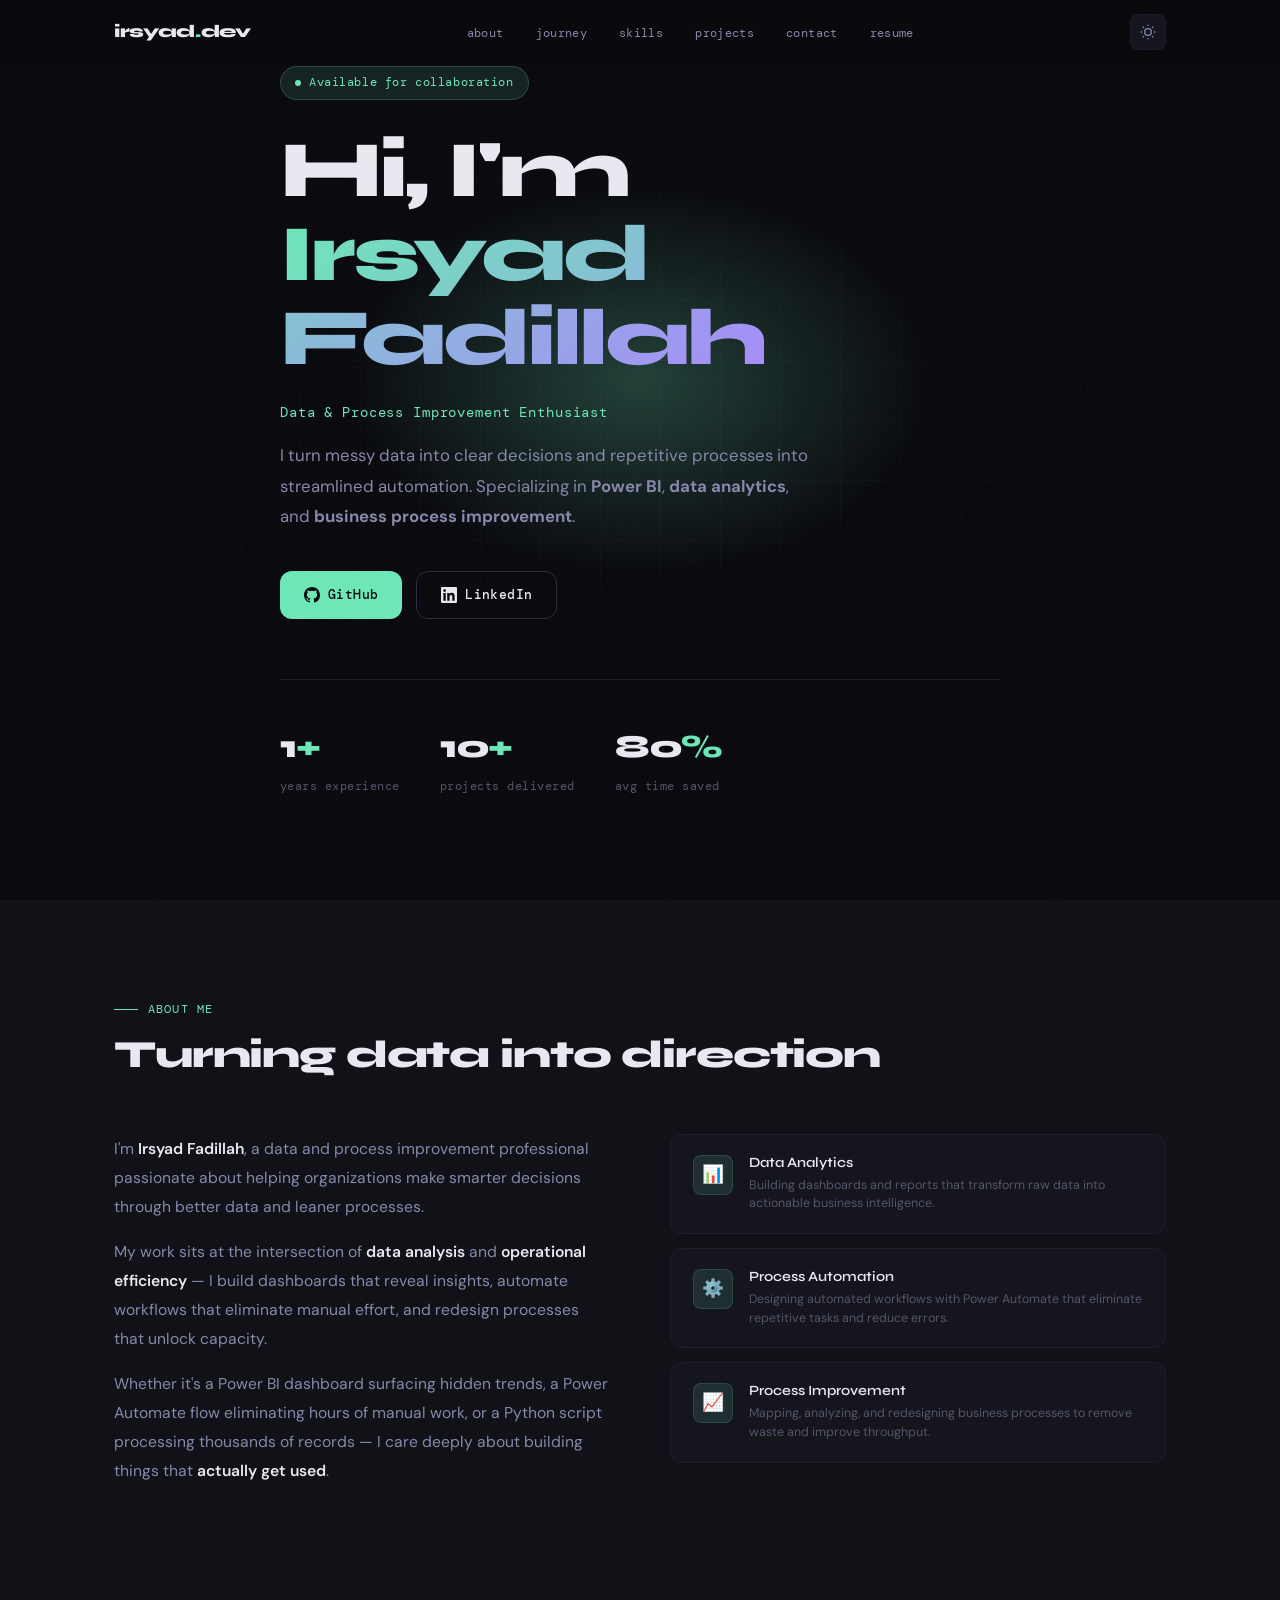
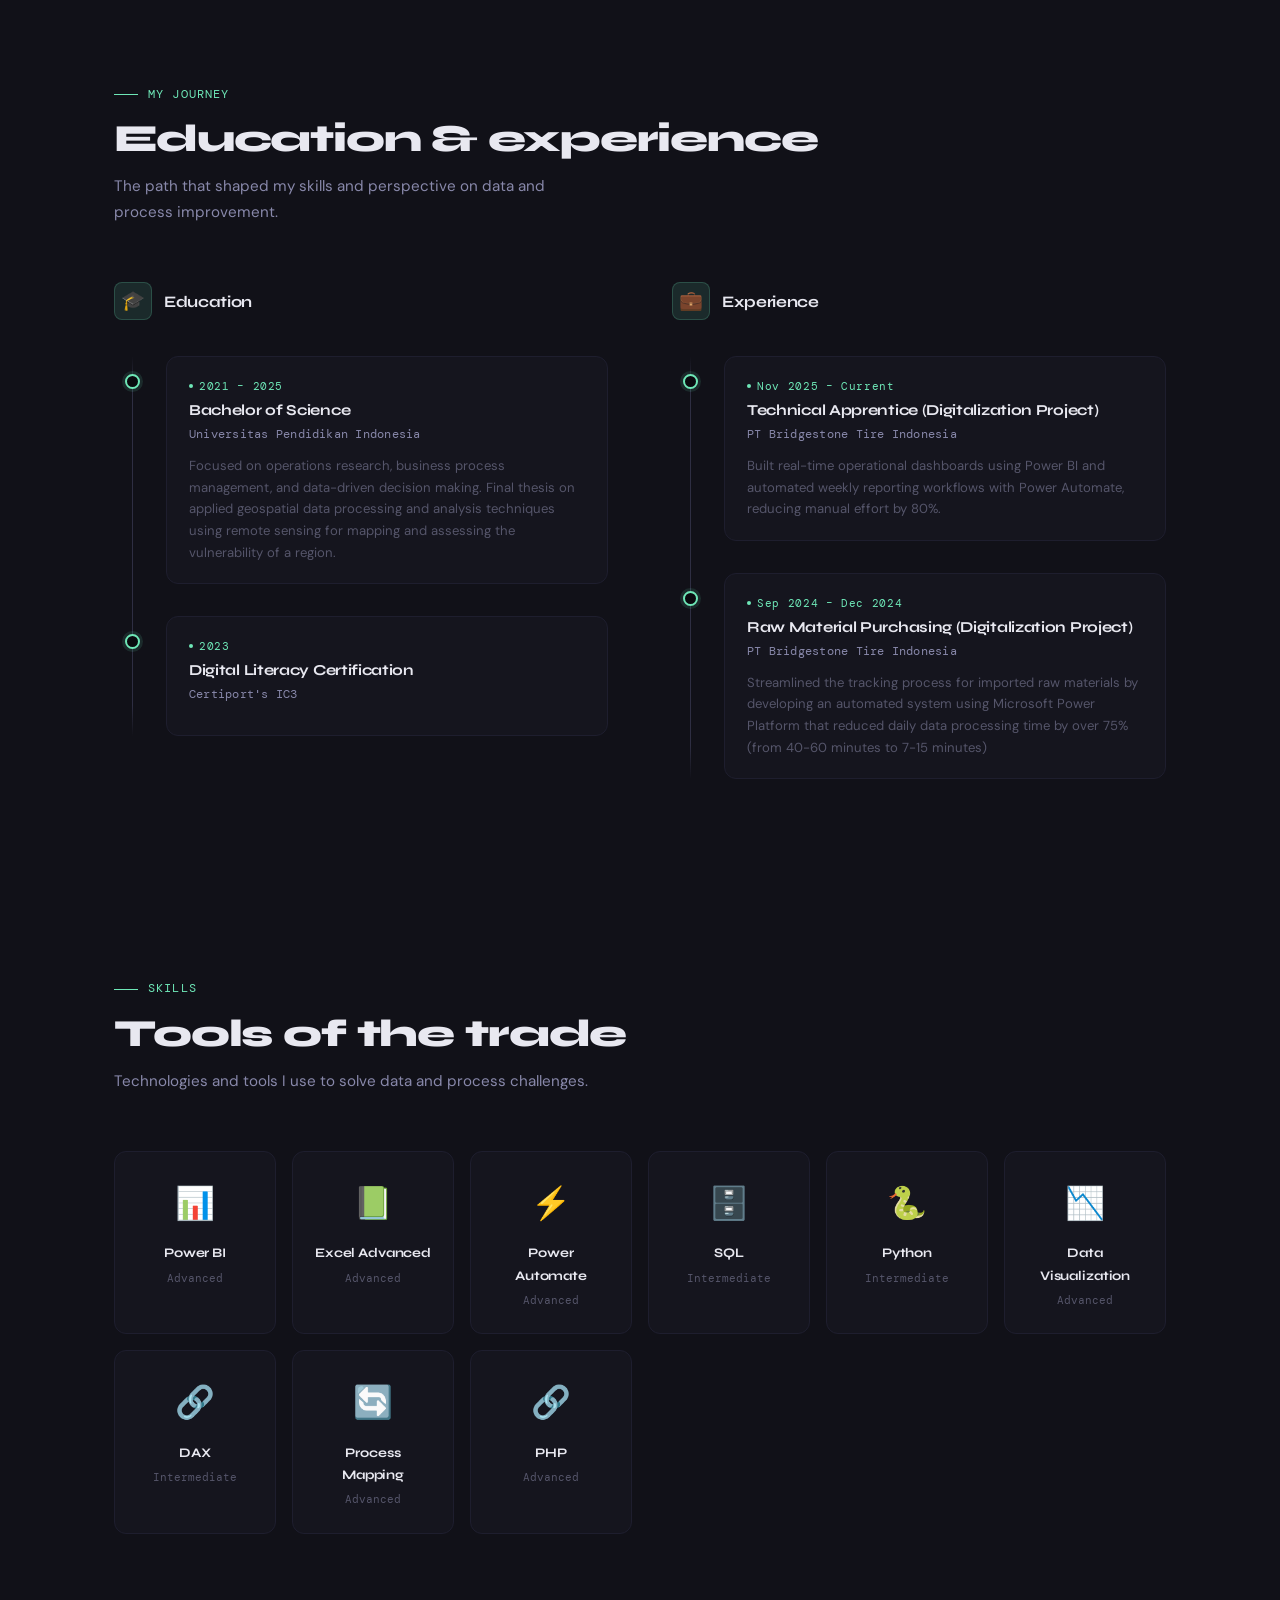
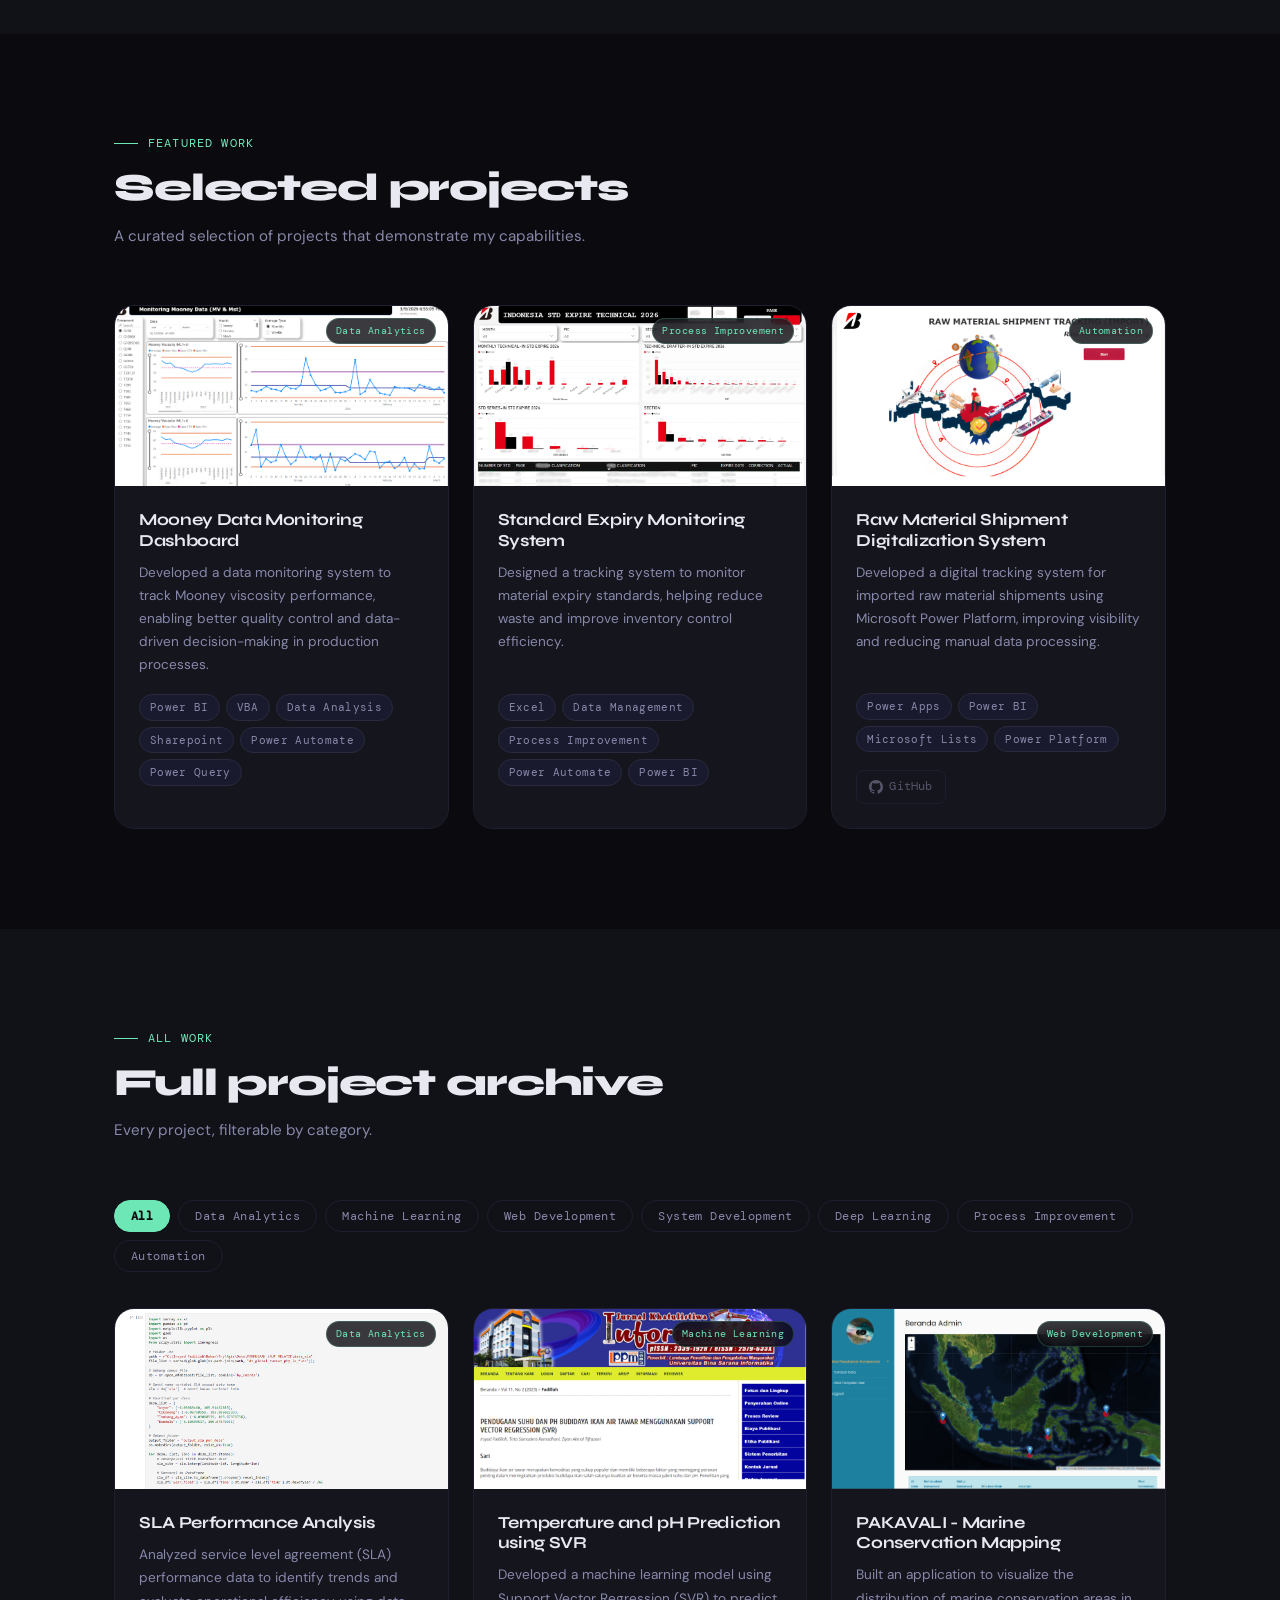
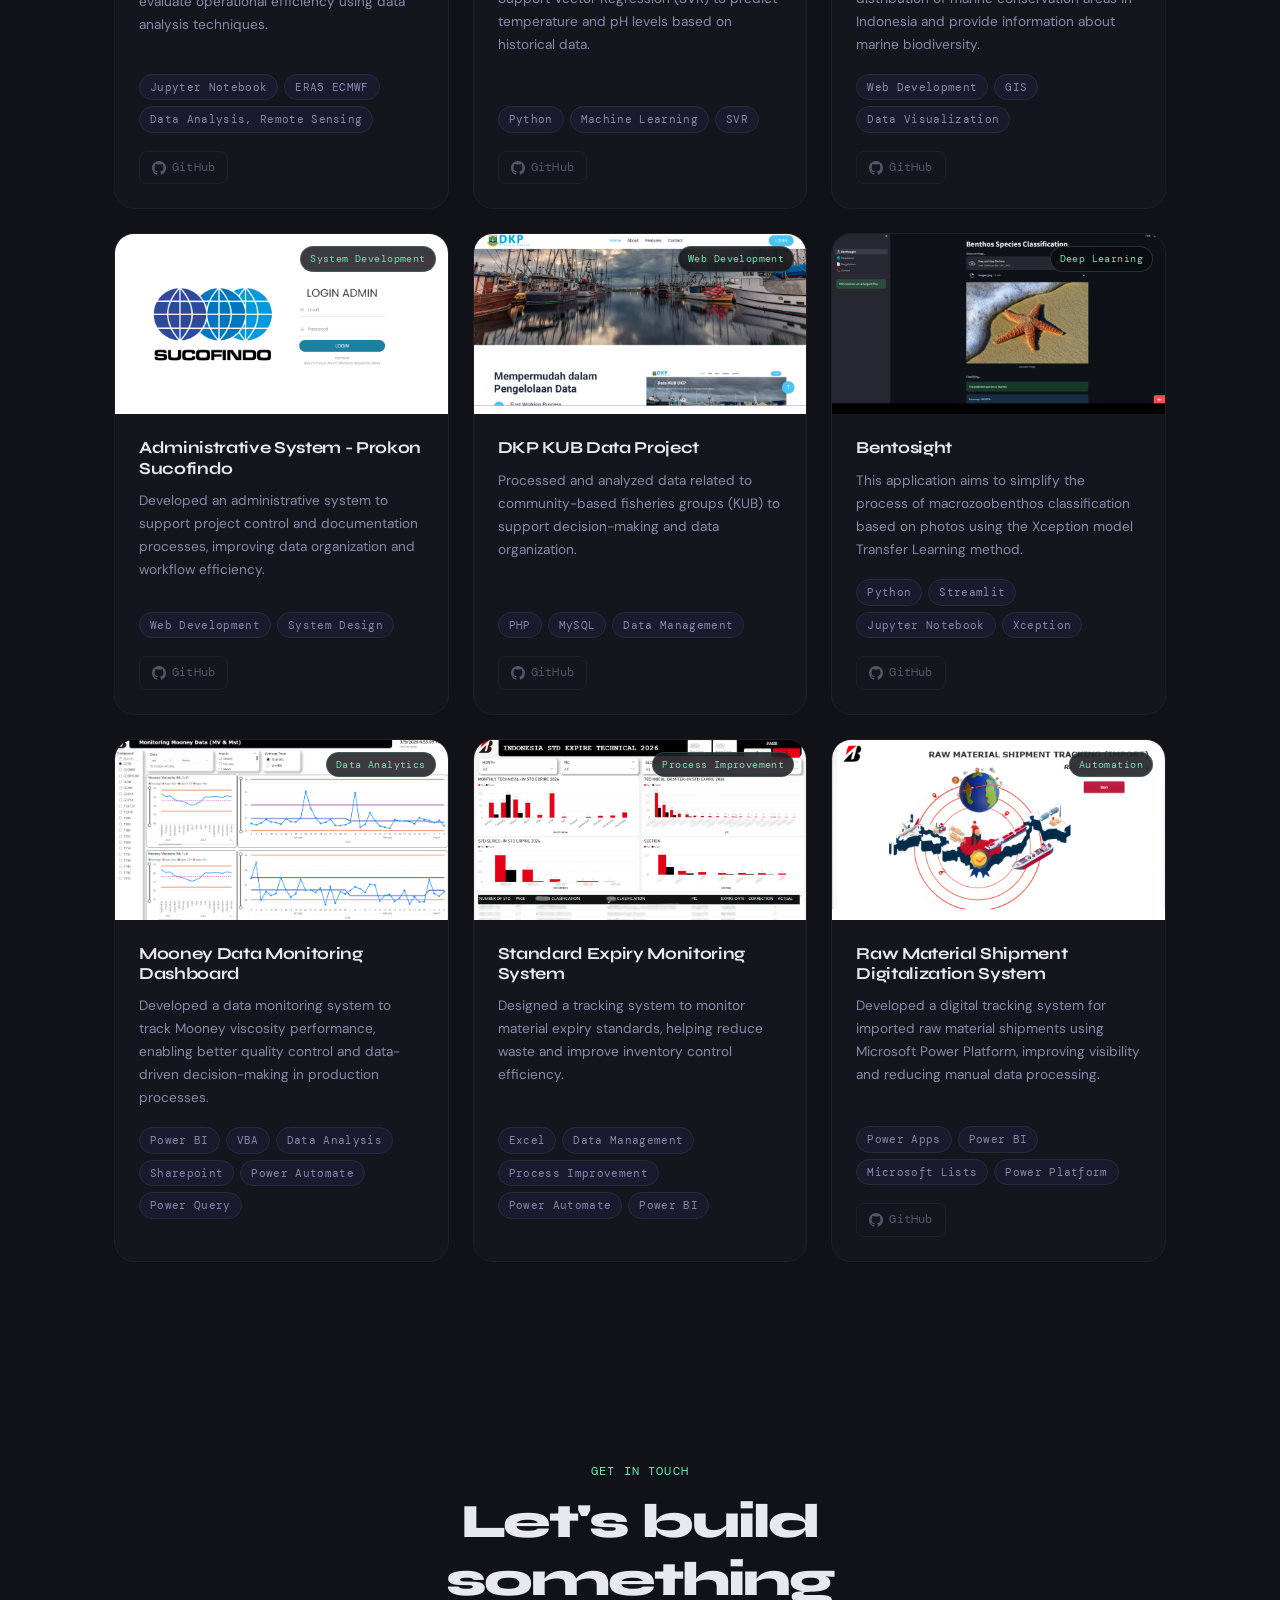
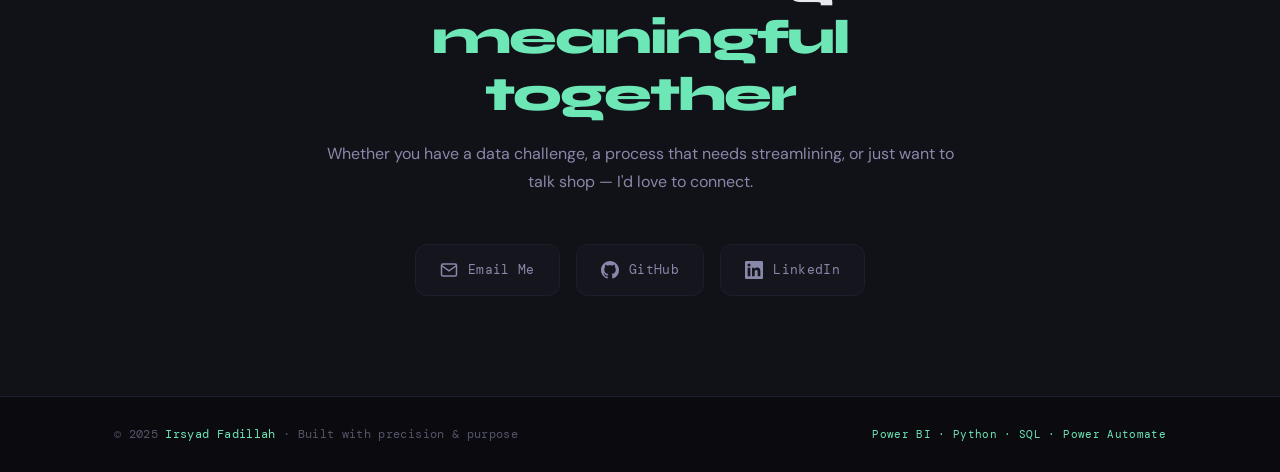
<file: index.html>
<!DOCTYPE html>
<html lang="en" data-theme="dark">
<head>
  <meta charset="UTF-8">
  <meta name="viewport" content="width=device-width, initial-scale=1.0">
  <title>Irsyad Fadillah — Data & Process Improvement</title>
  <meta name="description" content="Portfolio of Irsyad Fadillah — Data Analytics, Power BI, Automation & Process Improvement professional.">
  <script src="scripts/theme.js"></script>
  <link rel="stylesheet" href="styles/style.css">
</head>
<body>

  <!-- ===== NAV ===== -->
  <nav>
    <div class="container nav-inner">
      <a href="#hero" class="nav-logo">irsyad<span>.</span>dev</a>
      <ul class="nav-links">
        <li><a href="#about">about</a></li>
        <li><a href="#journey">journey</a></li>
        <li><a href="#skills">skills</a></li>
        <li><a href="#featured">projects</a></li>
        <li><a href="#contact">contact</a></li>
        <li><a href="{data,styles,scripts,images}/Irsyad FadillahCV.pdf" target="_blank">resume</a></li>
      </ul>
      <div class="nav-right">
        <button id="themeToggle" class="theme-toggle" title="Toggle theme">
          <svg width="16" height="16" viewBox="0 0 24 24" fill="none" stroke="currentColor" stroke-width="2"><circle cx="12" cy="12" r="5"/><path d="M12 1v2M12 21v2M4.22 4.22l1.42 1.42M18.36 18.36l1.42 1.42M1 12h2M21 12h2M4.22 19.78l1.42-1.42M18.36 5.64l1.42-1.42"/></svg>
        </button>
        <button id="hamburger" class="hamburger" aria-label="Menu">
          <span></span><span></span><span></span>
        </button>
      </div>
    </div>
  </nav>

  <!-- Mobile Menu -->
  <div id="mobileMenu" class="mobile-menu">
    <a href="#about">about</a>
    <a href="#journey">journey</a>
    <a href="#skills">skills</a>
    <a href="#featured">featured projects</a>
    <a href="#projects">all projects</a>
    <a href="#contact">contact</a>
    <a href="{data,styles,scripts,images}/Irsyad FadillahCV.pdf" target="_blank">resume</a>
  </div>

  <!-- ===== HERO ===== -->
  <section id="hero">
    <div class="hero-grid-bg"></div>
    <div class="hero-glow"></div>
    <div class="container">
      <div class="hero-content">
        <div class="hero-badge">Available for collaboration</div>
        <h1 class="hero-title">
          Hi, I'm<br>
          <span class="name-highlight">Irsyad Fadillah</span>
        </h1>
        <p class="hero-tagline mono" id="typedText">Data &amp; Process Improvement Enthusiast</p>
        <p class="hero-desc">
          I turn messy data into clear decisions and repetitive processes into streamlined automation.
          Specializing in <strong>Power BI</strong>, <strong>data analytics</strong>, and <strong>business process improvement</strong>.
        </p>
        <div class="hero-actions">
          <a href="https://github.com/irsyadfadillah" target="_blank" rel="noopener" class="btn btn-primary">
            <svg width="16" height="16" viewBox="0 0 24 24" fill="currentColor"><path d="M12 0C5.37 0 0 5.37 0 12c0 5.31 3.435 9.795 8.205 11.385.6.105.825-.255.825-.57 0-.285-.015-1.23-.015-2.235-3.015.555-3.795-.735-4.035-1.41-.135-.345-.72-1.41-1.23-1.695-.42-.225-1.02-.78-.015-.795.945-.015 1.62.87 1.845 1.23 1.08 1.815 2.805 1.305 3.495.99.105-.78.42-1.305.765-1.605-2.67-.3-5.46-1.335-5.46-5.925 0-1.305.465-2.385 1.23-3.225-.12-.3-.54-1.53.12-3.18 0 0 1.005-.315 3.3 1.23.96-.27 1.98-.405 3-.405s2.04.135 3 .405c2.295-1.56 3.3-1.23 3.3-1.23.66 1.65.24 2.88.12 3.18.765.84 1.23 1.905 1.23 3.225 0 4.605-2.805 5.625-5.475 5.925.435.375.81 1.095.81 2.22 0 1.605-.015 2.895-.015 3.3 0 .315.225.69.825.57A12.02 12.02 0 0 0 24 12c0-6.63-5.37-12-12-12z"/></svg>
            GitHub
          </a>
          <a href="https://www.linkedin.com/in/irsyad-fadillah/" target="_blank" rel="noopener" class="btn btn-outline">
            <svg width="16" height="16" viewBox="0 0 24 24" fill="currentColor"><path d="M20.447 20.452h-3.554v-5.569c0-1.328-.027-3.037-1.852-3.037-1.853 0-2.136 1.445-2.136 2.939v5.667H9.351V9h3.414v1.561h.046c.477-.9 1.637-1.85 3.37-1.85 3.601 0 4.267 2.37 4.267 5.455v6.286zM5.337 7.433a2.062 2.062 0 0 1-2.063-2.065 2.064 2.064 0 1 1 2.063 2.065zm1.782 13.019H3.555V9h3.564v11.452zM22.225 0H1.771C.792 0 0 .774 0 1.729v20.542C0 23.227.792 24 1.771 24h20.451C23.2 24 24 23.227 24 22.271V1.729C24 .774 23.2 0 22.222 0h.003z"/></svg>
            LinkedIn
          </a>
        </div>
        <div class="hero-stats">
          <div class="stat-item">
            <div class="stat-num">1<span>+</span></div>
            <div class="stat-label">years experience</div>
          </div>
          <div class="stat-item">
            <div class="stat-num">10<span>+</span></div>
            <div class="stat-label">projects delivered</div>
          </div>
          <div class="stat-item">
            <div class="stat-num">80<span>%</span></div>
            <div class="stat-label">avg time saved</div>
          </div>
        </div>
      </div>
    </div>
  </section>

  <!-- ===== ABOUT ===== -->
  <section id="about">
    <div class="container">
      <div class="section-header reveal">
        <div class="section-tag">about me</div>
        <h2 class="section-title">Turning data into direction</h2>
      </div>
      <div class="about-grid">
        <div class="about-text reveal">
          <p>
            I'm <strong>Irsyad Fadillah</strong>, a data and process improvement professional passionate about helping organizations make smarter decisions through better data and leaner processes.
          </p>
          <p>
            My work sits at the intersection of <strong>data analysis</strong> and <strong>operational efficiency</strong> — I build dashboards that reveal insights, automate workflows that eliminate manual effort, and redesign processes that unlock capacity.
          </p>
          <p>
            Whether it's a Power BI dashboard surfacing hidden trends, a Power Automate flow eliminating hours of manual work, or a Python script processing thousands of records — I care deeply about building things that <strong>actually get used</strong>.
          </p>
        </div>
        <div class="about-cards">
          <div class="about-card reveal reveal-delay-1">
            <div class="about-card-icon">📊</div>
            <div class="about-card-body">
              <h4>Data Analytics</h4>
              <p>Building dashboards and reports that transform raw data into actionable business intelligence.</p>
            </div>
          </div>
          <div class="about-card reveal reveal-delay-2">
            <div class="about-card-icon">⚙️</div>
            <div class="about-card-body">
              <h4>Process Automation</h4>
              <p>Designing automated workflows with Power Automate that eliminate repetitive tasks and reduce errors.</p>
            </div>
          </div>
          <div class="about-card reveal reveal-delay-3">
            <div class="about-card-icon">📈</div>
            <div class="about-card-body">
              <h4>Process Improvement</h4>
              <p>Mapping, analyzing, and redesigning business processes to remove waste and improve throughput.</p>
            </div>
          </div>
        </div>
      </div>
    </div>
  </section>

  <!-- ===== JOURNEY ===== -->
  <section id="journey">
    <div class="container">
      <div class="section-header reveal">
        <div class="section-tag">my journey</div>
        <h2 class="section-title">Education &amp; experience</h2>
        <p class="section-subtitle">The path that shaped my skills and perspective on data and process improvement.</p>
      </div>

      <div class="journey-layout">

        <!-- Education Column -->
        <div class="journey-col">
          <div class="journey-col-header reveal">
            <div class="journey-col-icon">🎓</div>
            <span class="journey-col-label">Education</span>
          </div>
          <div class="timeline" id="educationTimeline">
            <!-- Loaded from journey.json -->
          </div>
        </div>

        <!-- Experience Column -->
        <div class="journey-col">
          <div class="journey-col-header reveal reveal-delay-1">
            <div class="journey-col-icon">💼</div>
            <span class="journey-col-label">Experience</span>
          </div>
          <div class="timeline" id="experienceTimeline">
            <!-- Loaded from journey.json -->
          </div>
        </div>

      </div>
    </div>
  </section>

  <!-- ===== SKILLS ===== -->
  <section id="skills" style="background: var(--bg-secondary);">
    <div class="container">
      <div class="section-header reveal">
        <div class="section-tag">skills</div>
        <h2 class="section-title">Tools of the trade</h2>
        <p class="section-subtitle">Technologies and tools I use to solve data and process challenges.</p>
      </div>
      <div class="skills-grid">
        <div class="skill-card reveal">
          <span class="skill-icon">📊</span>
          <div class="skill-name">Power BI</div>
          <div class="skill-level">Advanced</div>
        </div>
        <div class="skill-card reveal reveal-delay-1">
          <span class="skill-icon">📗</span>
          <div class="skill-name">Excel Advanced</div>
          <div class="skill-level">Advanced</div>
        </div>
        <div class="skill-card reveal reveal-delay-2">
          <span class="skill-icon">⚡</span>
          <div class="skill-name">Power Automate</div>
          <div class="skill-level">Advanced</div>
        </div>
        <div class="skill-card reveal reveal-delay-3">
          <span class="skill-icon">🗄️</span>
          <div class="skill-name">SQL</div>
          <div class="skill-level">Intermediate</div>
        </div>
        <div class="skill-card reveal">
          <span class="skill-icon">🐍</span>
          <div class="skill-name">Python</div>
          <div class="skill-level">Intermediate</div>
        </div>
        <div class="skill-card reveal reveal-delay-1">
          <span class="skill-icon">📉</span>
          <div class="skill-name">Data Visualization</div>
          <div class="skill-level">Advanced</div>
        </div>
        <div class="skill-card reveal reveal-delay-2">
          <span class="skill-icon">🔗</span>
          <div class="skill-name">DAX</div>
          <div class="skill-level">Intermediate</div>
        </div>
        <div class="skill-card reveal reveal-delay-3">
          <span class="skill-icon">🔄</span>
          <div class="skill-name">Process Mapping</div>
          <div class="skill-level">Advanced</div>
        </div>
        <div class="skill-card reveal reveal-delay-3">
          <span class="skill-icon">🔗</span>
          <div class="skill-name">PHP</div>
          <div class="skill-level">Advanced</div>
        </div>
      </div>
    </div>
  </section>

  <!-- ===== FEATURED PROJECTS ===== -->
  <section id="featured">
    <div class="container">
      <div class="section-header reveal">
        <div class="section-tag">featured work</div>
        <h2 class="section-title">Selected projects</h2>
        <p class="section-subtitle">A curated selection of projects that demonstrate my capabilities.</p>
      </div>
      <div class="featured-grid" id="featuredGrid">
        <div style="color:var(--text-muted);font-family:'DM Mono',monospace;font-size:.8rem;padding:20px 0">Loading projects...</div>
      </div>
    </div>
  </section>

  <!-- ===== ALL PROJECTS ===== -->
  <section id="projects">
    <div class="container">
      <div class="section-header reveal">
        <div class="section-tag">all work</div>
        <h2 class="section-title">Full project archive</h2>
        <p class="section-subtitle">Every project, filterable by category.</p>
      </div>
      <div class="filter-bar reveal" id="filterBar"></div>
      <div class="featured-grid" id="allProjectsGrid"></div>
    </div>
  </section>

  <!-- ===== CONTACT ===== -->
  <section id="contact" style="background: var(--bg-secondary);">
    <div class="container">
      <div class="contact-inner">
        <div class="section-tag reveal" style="justify-content:center">get in touch</div>
        <h2 class="section-title reveal" style="font-size:clamp(1.8rem,5vw,3rem);letter-spacing:-0.04em;margin-top:12px">
          Let's build something<br>
          <span style="color:var(--accent)">meaningful together</span>
        </h2>
        <p class="contact-desc reveal">
          Whether you have a data challenge, a process that needs streamlining, or just want to talk shop — I'd love to connect.
        </p>
        <div class="contact-links reveal">
          <a href="mailto:irsfadill11@email.com" class="contact-link">
            <svg viewBox="0 0 24 24" fill="none" stroke="currentColor" stroke-width="2"><path d="M4 4h16c1.1 0 2 .9 2 2v12c0 1.1-.9 2-2 2H4c-1.1 0-2-.9-2-2V6c0-1.1.9-2 2-2z"/><polyline points="22,6 12,13 2,6"/></svg>
            Email Me
          </a>
          <a href="https://github.com/irsyadfadillah" target="_blank" rel="noopener" class="contact-link">
            <svg viewBox="0 0 24 24" fill="currentColor"><path d="M12 0C5.37 0 0 5.37 0 12c0 5.31 3.435 9.795 8.205 11.385.6.105.825-.255.825-.57 0-.285-.015-1.23-.015-2.235-3.015.555-3.795-.735-4.035-1.41-.135-.345-.72-1.41-1.23-1.695-.42-.225-1.02-.78-.015-.795.945-.015 1.62.87 1.845 1.23 1.08 1.815 2.805 1.305 3.495.99.105-.78.42-1.305.765-1.605-2.67-.3-5.46-1.335-5.46-5.925 0-1.305.465-2.385 1.23-3.225-.12-.3-.54-1.53.12-3.18 0 0 1.005-.315 3.3 1.23.96-.27 1.98-.405 3-.405s2.04.135 3 .405c2.295-1.56 3.3-1.23 3.3-1.23.66 1.65.24 2.88.12 3.18.765.84 1.23 1.905 1.23 3.225 0 4.605-2.805 5.625-5.475 5.925.435.375.81 1.095.81 2.22 0 1.605-.015 2.895-.015 3.3 0 .315.225.69.825.57A12.02 12.02 0 0 0 24 12c0-6.63-5.37-12-12-12z"/></svg>
            GitHub
          </a>
          <a href="https://www.linkedin.com/in/irsyad-fadillah/" target="_blank" rel="noopener" class="contact-link">
            <svg viewBox="0 0 24 24" fill="currentColor"><path d="M20.447 20.452h-3.554v-5.569c0-1.328-.027-3.037-1.852-3.037-1.853 0-2.136 1.445-2.136 2.939v5.667H9.351V9h3.414v1.561h.046c.477-.9 1.637-1.85 3.37-1.85 3.601 0 4.267 2.37 4.267 5.455v6.286zM5.337 7.433a2.062 2.062 0 0 1-2.063-2.065 2.064 2.064 0 1 1 2.063 2.065zm1.782 13.019H3.555V9h3.564v11.452zM22.225 0H1.771C.792 0 0 .774 0 1.729v20.542C0 23.227.792 24 1.771 24h20.451C23.2 24 24 23.227 24 22.271V1.729C24 .774 23.2 0 22.222 0h.003z"/></svg>
            LinkedIn
          </a>
        </div>
      </div>
    </div>
  </section>

  <!-- ===== FOOTER ===== -->
  <footer>
    <div class="container footer-inner">
      <div class="footer-copy">© 2025 <span>Irsyad Fadillah</span> · Built with precision &amp; purpose</div>
      <div class="footer-copy"><span class="mono" style="font-size:0.7rem">Power BI · Python · SQL · Power Automate</span></div>
    </div>
  </footer>

  <script src="scripts/theme.js"></script>
  <script src="scripts/main.js"></script>
</body>
</html>
</file>
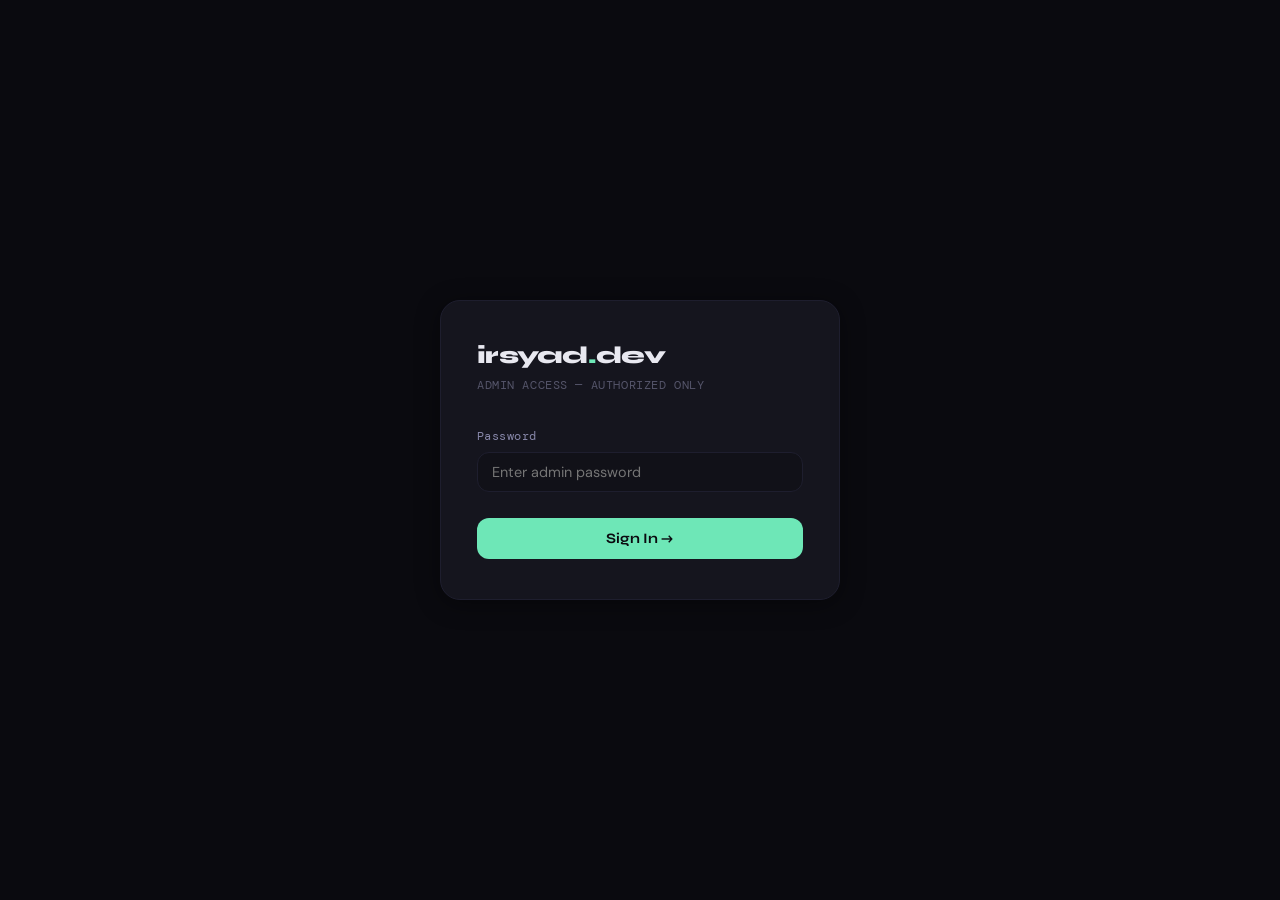
<file: admin.html>
<!DOCTYPE html>
<html lang="en" data-theme="dark">
<head>
  <meta charset="UTF-8">
  <meta name="viewport" content="width=device-width, initial-scale=1.0">
  <title>Admin Panel — irsyad.dev</title>
  <link rel="stylesheet" href="styles/admin.css">
</head>
<body>
  <div id="login-page" class="login-page">
    <div class="login-card">
      <div class="login-logo">irsyad<span>.</span>dev</div>
      <div class="login-subtitle">ADMIN ACCESS — AUTHORIZED ONLY</div>
      <form id="login-form">
        <div class="form-group">
          <label for="password">Password</label>
          <input type="password" id="password" placeholder="Enter admin password" required>
        </div>
        <button type="submit" class="btn-login">Sign In →</button>
        <div id="login-error" class="login-error"></div>
      </form>
    </div>
  </div>
  <div id="admin-panel">
    <div class="admin-layout">
      <aside class="admin-sidebar">
        <div class="sidebar-logo">irsyad<span>.</span>admin</div>
        <ul class="sidebar-nav">
          <li><a href="#add-section" class="active">+ Add Project</a></li>
          <li><a href="#manage-section">⊞ Manage</a></li>
          <li><a href="#json-section">{} Export JSON</a></li>
          <li><a href="../index.html" target="_blank">↗ View Portfolio</a></li>
        </ul>
        <div class="sidebar-logout" style="margin-top:24px;border-top:1px solid var(--border);padding-top:16px">
          <a href="#" id="logout-btn" style="display:flex;align-items:center;gap:8px;color:var(--text3);text-decoration:none;font-size:.8rem;padding:8px 12px;border-radius:8px;font-family:'DM Mono',monospace">← Sign Out</a>
        </div>
      </aside>
      <main class="admin-main">
        <div class="admin-header">
          <h1 class="admin-title">Project Manager</h1>
          <div class="admin-subtitle">ADD · MANAGE · EXPORT YOUR PROJECTS</div>
        </div>
        <div id="alert-success" class="alert alert-success"></div>
        <div id="alert-error" class="alert alert-error"></div>
        <div class="admin-card" id="add-section">
          <h3>+ Add New Project</h3>
          <form id="add-project-form">
            <div class="form-row">
              <div class="form-group"><label for="proj-title">Project Title *</label><input type="text" id="proj-title" placeholder="e.g. Sales Performance Dashboard" required></div>
              <div class="form-group"><label for="proj-category">Category</label><select id="proj-category"><option value="Data Analytics">Data Analytics</option><option value="Automation">Automation</option><option value="Process Improvement">Process Improvement</option><option value="Other">Other</option></select></div>
            </div>
            <div class="form-group"><label for="proj-desc">Description *</label><textarea id="proj-desc" placeholder="Brief description..." required></textarea></div>
            <div class="form-row">
              <div class="form-group"><label for="proj-tools">Tools Used (comma-separated)</label><input type="text" id="proj-tools" placeholder="e.g. Power BI, SQL, Excel"></div>
              <div class="form-group"><label for="proj-github">GitHub URL</label><input type="url" id="proj-github" placeholder="https://github.com/..."></div>
            </div>
            <div class="form-group"><label for="proj-image">Image URL (optional)</label><input type="text" id="proj-image" placeholder="https://..."></div>
            <div class="form-group"><div class="checkbox-group"><input type="checkbox" id="proj-featured"><label for="proj-featured">Mark as Featured Project</label></div></div>
            <button type="submit" class="btn-submit">Add Project →</button>
          </form>
        </div>
        <div class="admin-card" id="manage-section">
          <h3>⊞ Manage Projects</h3>
          <div class="projects-list" id="projects-list"></div>
        </div>
        <div class="admin-card" id="json-section">
          <h3>{} Export JSON</h3>
          <p style="color:var(--text2);font-size:.85rem;margin-bottom:18px;line-height:1.6">Generate JSON and copy it to <code style="font-family:'DM Mono',monospace;font-size:.78rem;background:var(--bg);padding:2px 7px;border-radius:5px;color:var(--accent)">data/projects.json</code></p>
          <button id="generate-json" class="btn-submit">Generate JSON</button>
          <div id="json-output" class="output-area" style="margin-top:20px">// Click "Generate JSON" to see output</div>
          <button id="copy-json" class="copy-btn">Copy JSON</button>
        </div>
      </main>
    </div>
  </div>
  <script src="scripts/admin.js"></script>
</body>
</html>
</file>
<file: styles/style.css>
@import url('https://fonts.googleapis.com/css2?family=Syne:wght@400;500;600;700;800&family=DM+Mono:wght@300;400;500&family=DM+Sans:ital,wght@0,300;0,400;0,500;0,600;1,400&display=swap');

/* ===== CSS VARIABLES ===== */
:root {
  --bg-primary: #0a0a0f;
  --bg-secondary: #111118;
  --bg-card: #15151e;
  --bg-card-hover: #1c1c28;
  --border: #1e1e2e;
  --border-hover: #2e2e42;
  --accent: #6ee7b7;
  --accent-dim: rgba(110, 231, 183, 0.12);
  --accent-glow: rgba(110, 231, 183, 0.25);
  --accent2: #a78bfa;
  --accent2-dim: rgba(167, 139, 250, 0.1);
  --text-primary: #e8e8f0;
  --text-secondary: #8888aa;
  --text-muted: #55556a;
  --tag-bg: #1a1a2e;
  --tag-border: #2a2a3e;
  --shadow-card: 0 4px 24px rgba(0, 0, 0, 0.4);
  --shadow-hover: 0 8px 48px rgba(0, 0, 0, 0.6);
  --radius: 12px;
  --radius-sm: 8px;
  --radius-lg: 20px;
  --nav-height: 64px;
  --transition: 0.25s cubic-bezier(0.4, 0, 0.2, 1);
}

[data-theme="light"] {
  --bg-primary: #f4f4f9;
  --bg-secondary: #ffffff;
  --bg-card: #ffffff;
  --bg-card-hover: #f8f8ff;
  --border: #e2e2ee;
  --border-hover: #c8c8de;
  --accent: #059669;
  --accent-dim: rgba(5, 150, 105, 0.08);
  --accent-glow: rgba(5, 150, 105, 0.2);
  --accent2: #7c3aed;
  --accent2-dim: rgba(124, 58, 237, 0.08);
  --text-primary: #0f0f1a;
  --text-secondary: #5a5a78;
  --text-muted: #9090aa;
  --tag-bg: #eeeef8;
  --tag-border: #ddddf0;
  --shadow-card: 0 2px 16px rgba(0, 0, 0, 0.08);
  --shadow-hover: 0 8px 32px rgba(0, 0, 0, 0.14);
}

/* ===== RESET & BASE ===== */
*, *::before, *::after { box-sizing: border-box; margin: 0; padding: 0; }
html { scroll-behavior: smooth; }
body {
  font-family: 'DM Sans', sans-serif;
  background: var(--bg-primary);
  color: var(--text-primary);
  line-height: 1.7;
  min-height: 100vh;
  transition: background var(--transition), color var(--transition);
  overflow-x: hidden;
}
body::before {
  content: '';
  position: fixed;
  inset: 0;
  background-image: url("data:image/svg+xml,%3Csvg viewBox='0 0 256 256' xmlns='http://www.w3.org/2000/svg'%3E%3Cfilter id='noise'%3E%3CfeTurbulence type='fractalNoise' baseFrequency='0.9' numOctaves='4' stitchTiles='stitch'/%3E%3C/filter%3E%3Crect width='100%25' height='100%25' filter='url(%23noise)' opacity='0.03'/%3E%3C/svg%3E");
  pointer-events: none;
  z-index: 0;
  opacity: 0.4;
}
::-webkit-scrollbar { width: 5px; }
::-webkit-scrollbar-track { background: var(--bg-primary); }
::-webkit-scrollbar-thumb { background: var(--border-hover); border-radius: 99px; }
h1, h2, h3, h4 { font-family: 'Syne', sans-serif; line-height: 1.2; }
.mono { font-family: 'DM Mono', monospace; }

/* ===== LAYOUT ===== */
.container { max-width: 1100px; margin: 0 auto; padding: 0 24px; }
section { padding: 100px 0; position: relative; z-index: 1; }

/* ===== NAV ===== */
nav {
  position: fixed; top: 0; left: 0; right: 0;
  height: var(--nav-height);
  background: rgba(10, 10, 15, 0.82);
  backdrop-filter: blur(20px);
  -webkit-backdrop-filter: blur(20px);
  border-bottom: 1px solid transparent;
  z-index: 100;
  transition: background var(--transition), border-color var(--transition);
}
[data-theme="light"] nav { background: rgba(244, 244, 249, 0.85); }
.nav-inner { height: 100%; display: flex; align-items: center; justify-content: space-between; }
.nav-logo {
  font-family: 'Syne', sans-serif; font-weight: 800; font-size: 1.1rem;
  color: var(--text-primary); text-decoration: none; letter-spacing: -0.02em;
}
.nav-logo span { color: var(--accent); }
.nav-links { display: flex; align-items: center; gap: 8px; list-style: none; }
.nav-links a {
  font-family: 'DM Mono', monospace; font-size: 0.75rem; color: var(--text-secondary);
  text-decoration: none; padding: 6px 12px; border-radius: var(--radius-sm);
  transition: all var(--transition); letter-spacing: 0.03em;
}
.nav-links a:hover { color: var(--text-primary); background: var(--accent-dim); }
.nav-right { display: flex; align-items: center; gap: 12px; }
.theme-toggle {
  width: 36px; height: 36px; border-radius: var(--radius-sm);
  border: 1px solid var(--border); background: var(--bg-card);
  color: var(--text-secondary); cursor: pointer; display: grid;
  place-items: center; transition: all var(--transition); font-size: 0.9rem;
}
.theme-toggle:hover { border-color: var(--accent); color: var(--accent); background: var(--accent-dim); }
.hamburger { display: none; flex-direction: column; gap: 5px; cursor: pointer; padding: 6px; background: none; border: none; }
.hamburger span { display: block; width: 22px; height: 2px; background: var(--text-secondary); border-radius: 2px; transition: all var(--transition); }

/* ===== HERO ===== */
#hero {
  min-height: 100vh; display: flex; align-items: center;
  padding-top: var(--nav-height); position: relative; overflow: hidden;
}
.hero-grid-bg {
  position: absolute; inset: 0;
  background-image: linear-gradient(var(--border) 1px, transparent 1px), linear-gradient(90deg, var(--border) 1px, transparent 1px);
  background-size: 60px 60px; opacity: 0.3;
  mask-image: radial-gradient(ellipse 80% 60% at 50% 50%, black, transparent);
}
.hero-glow {
  position: absolute; top: 20%; left: 50%; transform: translateX(-50%);
  width: 600px; height: 400px;
  background: radial-gradient(ellipse, var(--accent-glow) 0%, transparent 70%);
  pointer-events: none;
}
.hero-content { position: relative; z-index: 2; max-width: 720px; }
.hero-badge {
  display: inline-flex; align-items: center; gap: 8px; padding: 6px 14px;
  background: var(--accent-dim); border: 1px solid rgba(110, 231, 183, 0.2);
  border-radius: 99px; font-family: 'DM Mono', monospace; font-size: 0.72rem;
  color: var(--accent); margin-bottom: 28px; letter-spacing: 0.05em;
  animation: fadeInUp 0.6s ease both;
}
.hero-badge::before {
  content: ''; width: 6px; height: 6px; border-radius: 50%;
  background: var(--accent); animation: pulse 2s infinite;
}
@keyframes pulse { 0%, 100% { opacity: 1; transform: scale(1); } 50% { opacity: 0.5; transform: scale(1.3); } }
.hero-title {
  font-size: clamp(2.8rem, 7vw, 5rem); font-weight: 800;
  letter-spacing: -0.04em; line-height: 1.05; margin-bottom: 20px;
  animation: fadeInUp 0.6s ease 0.1s both;
}
.hero-title .name-highlight {
  background: linear-gradient(135deg, var(--accent) 0%, var(--accent2) 100%);
  -webkit-background-clip: text; -webkit-text-fill-color: transparent; background-clip: text;
}
.hero-tagline {
  font-family: 'DM Mono', monospace; font-size: 0.9rem; color: var(--accent);
  margin-bottom: 16px; letter-spacing: 0.06em; animation: fadeInUp 0.6s ease 0.15s both;
}
.hero-desc {
  font-size: 1.05rem; color: var(--text-secondary); max-width: 540px;
  margin-bottom: 40px; line-height: 1.8; animation: fadeInUp 0.6s ease 0.2s both;
}
.hero-actions { display: flex; gap: 14px; flex-wrap: wrap; animation: fadeInUp 0.6s ease 0.25s both; }
.btn {
  display: inline-flex; align-items: center; gap: 8px; padding: 12px 24px;
  border-radius: var(--radius); font-family: 'DM Mono', monospace; font-size: 0.8rem;
  font-weight: 500; text-decoration: none; cursor: pointer;
  transition: all var(--transition); letter-spacing: 0.03em; border: none;
}
.btn-primary { background: var(--accent); color: #0a0a0f; }
.btn-primary:hover { background: #a7f3d0; transform: translateY(-2px); box-shadow: 0 8px 24px var(--accent-glow); }
.btn-outline { background: transparent; color: var(--text-primary); border: 1px solid var(--border-hover); }
.btn-outline:hover { border-color: var(--accent); color: var(--accent); background: var(--accent-dim); transform: translateY(-2px); }
.hero-stats {
  display: flex; gap: 40px; margin-top: 60px; padding-top: 40px;
  border-top: 1px solid var(--border); animation: fadeInUp 0.6s ease 0.35s both;
}
.stat-num { font-family: 'Syne', sans-serif; font-size: 2rem; font-weight: 800; color: var(--text-primary); letter-spacing: -0.04em; }
.stat-num span { color: var(--accent); }
.stat-label { font-size: 0.78rem; color: var(--text-muted); font-family: 'DM Mono', monospace; letter-spacing: 0.04em; margin-top: 2px; }

/* ===== SECTION HEADER ===== */
.section-header { margin-bottom: 56px; }
.section-tag {
  font-family: 'DM Mono', monospace; font-size: 0.72rem; color: var(--accent);
  letter-spacing: 0.1em; text-transform: uppercase; margin-bottom: 12px;
  display: flex; align-items: center; gap: 10px;
}
.section-tag::before { content: ''; width: 24px; height: 1px; background: var(--accent); }
.section-title { font-size: clamp(1.8rem, 4vw, 2.4rem); font-weight: 800; letter-spacing: -0.03em; color: var(--text-primary); }
.section-subtitle { color: var(--text-secondary); max-width: 480px; margin-top: 12px; font-size: 0.95rem; }

/* ===== ABOUT ===== */
#about { background: var(--bg-secondary); }
.about-grid { display: grid; grid-template-columns: 1fr 1fr; gap: 60px; align-items: start; }
.about-text p { color: var(--text-secondary); font-size: 0.98rem; line-height: 1.85; margin-bottom: 16px; }
.about-text p:last-child { margin-bottom: 0; }
.about-text strong { color: var(--text-primary); font-weight: 600; }
.about-cards { display: flex; flex-direction: column; gap: 14px; }
.about-card {
  background: var(--bg-card); border: 1px solid var(--border); border-radius: var(--radius);
  padding: 20px 22px; display: flex; align-items: flex-start; gap: 16px; transition: all var(--transition);
}
.about-card:hover { border-color: var(--border-hover); background: var(--bg-card-hover); transform: translateX(4px); }
.about-card-icon {
  width: 40px; height: 40px; border-radius: var(--radius-sm);
  background: var(--accent-dim); border: 1px solid rgba(110, 231, 183, 0.15);
  display: grid; place-items: center; font-size: 1.1rem; flex-shrink: 0;
}
.about-card-body h4 { font-size: 0.88rem; font-weight: 600; color: var(--text-primary); margin-bottom: 4px; font-family: 'Syne', sans-serif; }
.about-card-body p { font-size: 0.78rem; color: var(--text-muted); line-height: 1.5; }

/* ===== SKILLS ===== */
.skills-grid { display: grid; grid-template-columns: repeat(auto-fill, minmax(160px, 1fr)); gap: 16px; }
.skill-card {
  background: var(--bg-card); border: 1px solid var(--border); border-radius: var(--radius);
  padding: 24px 20px; text-align: center; transition: all var(--transition); cursor: default;
  position: relative; overflow: hidden;
}
.skill-card::before {
  content: ''; position: absolute; bottom: 0; left: 0; right: 0; height: 2px;
  background: linear-gradient(90deg, var(--accent), var(--accent2));
  transform: scaleX(0); transition: transform var(--transition);
}
.skill-card:hover { border-color: var(--border-hover); background: var(--bg-card-hover); transform: translateY(-4px); box-shadow: var(--shadow-hover); }
.skill-card:hover::before { transform: scaleX(1); }
.skill-icon { font-size: 2rem; margin-bottom: 12px; display: block; }
.skill-name { font-family: 'Syne', sans-serif; font-size: 0.82rem; font-weight: 700; color: var(--text-primary); letter-spacing: -0.01em; }
.skill-level { font-family: 'DM Mono', monospace; font-size: 0.68rem; color: var(--text-muted); margin-top: 4px; }

/* ===== JOURNEY / TIMELINE ===== */
#journey { background: var(--bg-secondary); }

.journey-layout {
  display: grid;
  grid-template-columns: 1fr 1fr;
  gap: 64px;
  align-items: start;
}

.journey-col-header {
  display: flex;
  align-items: center;
  gap: 12px;
  margin-bottom: 36px;
}

.journey-col-label {
  font-family: 'Syne', sans-serif;
  font-size: 1rem;
  font-weight: 700;
  color: var(--text-primary);
  letter-spacing: -0.02em;
}

.journey-col-icon {
  font-size: 1.2rem;
  width: 38px; height: 38px;
  background: var(--accent-dim);
  border: 1px solid rgba(110, 231, 183, 0.2);
  border-radius: var(--radius-sm);
  display: grid;
  place-items: center;
  flex-shrink: 0;
}

/* Timeline wrapper */
.timeline {
  position: relative;
  display: flex;
  flex-direction: column;
  gap: 0;
}

/* Vertical line */
.timeline::before {
  content: '';
  position: absolute;
  left: 18px;
  top: 0;
  bottom: 0;
  width: 1px;
  background: linear-gradient(
    to bottom,
    transparent 0%,
    var(--border-hover) 8%,
    var(--border-hover) 92%,
    transparent 100%
  );
}

/* Individual timeline item */
.timeline-item {
  position: relative;
  padding-left: 52px;
  padding-bottom: 32px;
}

.timeline-item:last-child {
  padding-bottom: 0;
}

/* Dot on the line */
.timeline-dot {
  position: absolute;
  left: 11px;
  top: 18px;
  width: 15px;
  height: 15px;
  border-radius: 50%;
  background: var(--bg-primary);
  border: 2px solid var(--accent);
  transition: all var(--transition);
  z-index: 2;
  box-shadow: 0 0 0 3px var(--accent-dim);
}

[data-theme="light"] .timeline-dot {
  background: var(--bg-secondary);
}

.timeline-item:hover .timeline-dot {
  background: var(--accent);
  box-shadow: 0 0 0 5px var(--accent-glow);
  transform: scale(1.15);
}

/* Card */
.timeline-card {
  background: var(--bg-card);
  border: 1px solid var(--border);
  border-radius: var(--radius);
  padding: 20px 22px;
  transition: all var(--transition);
  position: relative;
}

.timeline-card::before {
  content: '';
  position: absolute;
  top: 0; left: 0; right: 0;
  height: 2px;
  background: linear-gradient(90deg, var(--accent), var(--accent2));
  border-radius: var(--radius) var(--radius) 0 0;
  transform: scaleX(0);
  transform-origin: left;
  transition: transform 0.35s cubic-bezier(0.4, 0, 0.2, 1);
}

.timeline-item:hover .timeline-card {
  border-color: var(--border-hover);
  background: var(--bg-card-hover);
  transform: translateX(4px);
  box-shadow: var(--shadow-card);
}

.timeline-item:hover .timeline-card::before {
  transform: scaleX(1);
}

.timeline-duration {
  font-family: 'DM Mono', monospace;
  font-size: 0.67rem;
  color: var(--accent);
  letter-spacing: 0.06em;
  margin-bottom: 6px;
  display: flex;
  align-items: center;
  gap: 6px;
}

.timeline-duration::before {
  content: '';
  width: 4px; height: 4px;
  border-radius: 50%;
  background: var(--accent);
  flex-shrink: 0;
}

.timeline-title {
  font-family: 'Syne', sans-serif;
  font-size: 0.95rem;
  font-weight: 700;
  color: var(--text-primary);
  letter-spacing: -0.02em;
  margin-bottom: 4px;
  line-height: 1.3;
}

.timeline-org {
  font-family: 'DM Mono', monospace;
  font-size: 0.73rem;
  color: var(--text-secondary);
  margin-bottom: 10px;
  letter-spacing: 0.02em;
}

.timeline-desc {
  font-size: 0.82rem;
  color: var(--text-muted);
  line-height: 1.65;
}

/* Timeline reveal animation */
.timeline-item {
  opacity: 0;
  transform: translateX(-16px);
  transition: opacity 0.55s ease, transform 0.55s ease;
}

.timeline-item.visible {
  opacity: 1;
  transform: translateX(0);
}

.timeline-item:nth-child(2) { transition-delay: 0.12s; }

/* ===== PROJECTS ===== */
#featured { }
#projects { background: var(--bg-secondary); }
.featured-grid { display: grid; grid-template-columns: repeat(auto-fill, minmax(320px, 1fr)); gap: 24px; }
.project-card {
  background: var(--bg-card); border: 1px solid var(--border);
  border-radius: var(--radius-lg); overflow: hidden; transition: all var(--transition);
  display: flex; flex-direction: column;
}
.project-card:hover { border-color: var(--border-hover); box-shadow: var(--shadow-hover); transform: translateY(-6px); }
.project-image { height: 180px; background: var(--bg-secondary); position: relative; overflow: hidden; display: flex; align-items: center; justify-content: center; }
.project-image img { width: 100%; height: 100%; object-fit: cover; }
.project-image-placeholder {
  width: 100%; height: 100%; display: flex; align-items: center; justify-content: center;
  font-size: 3rem; background: linear-gradient(135deg, var(--bg-card) 0%, var(--tag-bg) 100%);
  border-bottom: 1px solid var(--border);
}
.project-category-badge {
  position: absolute; top: 12px; right: 12px;
  font-family: 'DM Mono', monospace; font-size: 0.65rem; padding: 3px 9px;
  border-radius: 99px; background: rgba(10, 10, 15, 0.8); color: var(--accent);
  border: 1px solid rgba(110, 231, 183, 0.2); backdrop-filter: blur(8px); letter-spacing: 0.04em;
}
.project-body { padding: 24px; flex: 1; display: flex; flex-direction: column; }
.project-title { font-size: 1.05rem; font-weight: 700; color: var(--text-primary); margin-bottom: 10px; letter-spacing: -0.02em; }
.project-desc { font-size: 0.85rem; color: var(--text-secondary); line-height: 1.7; flex: 1; margin-bottom: 18px; }
.project-tools { display: flex; flex-wrap: wrap; gap: 6px; margin-bottom: 18px; }
.tool-tag {
  font-family: 'DM Mono', monospace; font-size: 0.68rem; padding: 3px 10px;
  background: var(--tag-bg); border: 1px solid var(--tag-border); border-radius: 99px;
  color: var(--text-secondary); letter-spacing: 0.03em; transition: all var(--transition);
}
.tool-tag:hover { border-color: var(--accent); color: var(--accent); background: var(--accent-dim); }
.project-links { display: flex; gap: 10px; margin-top: auto; }
.project-link {
  display: inline-flex; align-items: center; gap: 6px;
  font-family: 'DM Mono', monospace; font-size: 0.72rem; color: var(--text-muted);
  text-decoration: none; padding: 6px 12px; border: 1px solid var(--border);
  border-radius: var(--radius-sm); transition: all var(--transition); letter-spacing: 0.02em;
}
.project-link:hover { border-color: var(--accent); color: var(--accent); background: var(--accent-dim); }
.filter-bar { display: flex; gap: 8px; flex-wrap: wrap; margin-bottom: 36px; }
.filter-btn {
  font-family: 'DM Mono', monospace; font-size: 0.75rem; padding: 7px 16px;
  border-radius: 99px; border: 1px solid var(--border); background: transparent;
  color: var(--text-secondary); cursor: pointer; transition: all var(--transition); letter-spacing: 0.04em;
}
.filter-btn:hover { border-color: var(--border-hover); color: var(--text-primary); }
.filter-btn.active { background: var(--accent); color: #0a0a0f; border-color: var(--accent); font-weight: 600; }

/* ===== CONTACT ===== */
#contact { }
.contact-inner { max-width: 640px; margin: 0 auto; text-align: center; }
.contact-inner .section-tag { justify-content: center; }
.contact-inner .section-tag::before { display: none; }
.contact-desc { color: var(--text-secondary); font-size: 1rem; margin: 16px 0 48px; line-height: 1.75; }
.contact-links { display: flex; justify-content: center; gap: 16px; flex-wrap: wrap; }
.contact-link {
  display: flex; align-items: center; gap: 10px; padding: 14px 24px;
  background: var(--bg-card); border: 1px solid var(--border); border-radius: var(--radius);
  color: var(--text-secondary); text-decoration: none;
  font-family: 'DM Mono', monospace; font-size: 0.8rem; transition: all var(--transition); letter-spacing: 0.03em;
}
.contact-link:hover { border-color: var(--accent); color: var(--accent); background: var(--accent-dim); transform: translateY(-3px); box-shadow: 0 6px 24px var(--accent-glow); }
.contact-link svg { width: 18px; height: 18px; }

/* ===== FOOTER ===== */
footer { border-top: 1px solid var(--border); padding: 28px 0; position: relative; z-index: 1; }
.footer-inner { display: flex; align-items: center; justify-content: space-between; gap: 16px; flex-wrap: wrap; }
.footer-copy { font-family: 'DM Mono', monospace; font-size: 0.72rem; color: var(--text-muted); letter-spacing: 0.03em; }
.footer-copy span { color: var(--accent); }

/* ===== ANIMATIONS ===== */
@keyframes fadeInUp { from { opacity: 0; transform: translateY(24px); } to { opacity: 1; transform: translateY(0); } }
.reveal { opacity: 0; transform: translateY(32px); transition: opacity 0.7s ease, transform 0.7s ease; }
.reveal.visible { opacity: 1; transform: translateY(0); }
.reveal-delay-1 { transition-delay: 0.1s; }
.reveal-delay-2 { transition-delay: 0.2s; }
.reveal-delay-3 { transition-delay: 0.3s; }

/* ===== MOBILE NAV ===== */
.mobile-menu {
  display: none; position: fixed; top: var(--nav-height); left: 0; right: 0;
  background: var(--bg-secondary); border-bottom: 1px solid var(--border);
  padding: 20px 24px; z-index: 99; flex-direction: column; gap: 4px;
}
.mobile-menu.open { display: flex; }
.mobile-menu a {
  font-family: 'DM Mono', monospace; font-size: 0.85rem; color: var(--text-secondary);
  text-decoration: none; padding: 10px 12px; border-radius: var(--radius-sm); transition: all var(--transition); letter-spacing: 0.04em;
}
.mobile-menu a:hover { color: var(--accent); background: var(--accent-dim); }

/* ===== RESPONSIVE ===== */
@media (max-width: 900px) {
  .nav-links { display: none; }
  .hamburger { display: flex; }
  .about-grid { grid-template-columns: 1fr; gap: 40px; }
  .hero-stats { gap: 24px; }
  .journey-layout { grid-template-columns: 1fr; gap: 48px; }
}

@media (max-width: 640px) {
  section { padding: 72px 0; }
  .featured-grid { grid-template-columns: 1fr; }
  .skills-grid { grid-template-columns: repeat(2, 1fr); }
  .hero-stats { flex-wrap: wrap; gap: 20px; }
  .contact-links { flex-direction: column; align-items: stretch; }
  .contact-link { justify-content: center; }
  .footer-inner { justify-content: center; text-align: center; }
  .timeline::before { left: 14px; }
  .timeline-dot { left: 7px; width: 13px; height: 13px; }
  .timeline-item { padding-left: 40px; }
}
</file>
<file: styles/admin.css>
@import url('https://fonts.googleapis.com/css2?family=Syne:wght@400;600;700;800&family=DM+Mono:wght@300;400;500&family=DM+Sans:wght@300;400;500;600&display=swap');
:root{--bg:#0a0a0f;--bg2:#111118;--card:#15151e;--border:#1e1e2e;--accent:#6ee7b7;--accent-dim:rgba(110,231,183,0.1);--text:#e8e8f0;--text2:#8888aa;--text3:#55556a;--radius:12px;--shadow:0 4px 24px rgba(0,0,0,0.4)}
*,*::before,*::after{box-sizing:border-box;margin:0;padding:0}html,body{height:100%}
body{font-family:'DM Sans',sans-serif;background:var(--bg);color:var(--text);min-height:100vh;display:flex;align-items:center;justify-content:center}
.login-page{width:100%;min-height:100vh;display:flex;align-items:center;justify-content:center;padding:24px}
.login-card{width:100%;max-width:400px;background:var(--card);border:1px solid var(--border);border-radius:20px;padding:40px 36px;box-shadow:var(--shadow)}
.login-logo{font-family:'Syne',sans-serif;font-size:1.5rem;font-weight:800;color:var(--text);margin-bottom:8px;letter-spacing:-.03em}.login-logo span{color:var(--accent)}
.login-subtitle{font-family:'DM Mono',monospace;font-size:.72rem;color:var(--text3);margin-bottom:36px;letter-spacing:.05em}
.form-group{margin-bottom:18px}
label{display:block;font-family:'DM Mono',monospace;font-size:.72rem;color:var(--text2);margin-bottom:8px;letter-spacing:.04em}
input,textarea,select{width:100%;background:var(--bg2);border:1px solid var(--border);border-radius:var(--radius);padding:10px 14px;color:var(--text);font-family:'DM Sans',sans-serif;font-size:.9rem;transition:border-color .2s;outline:none}
input:focus,textarea:focus,select:focus{border-color:var(--accent)}textarea{resize:vertical;min-height:100px}
.btn-login{width:100%;padding:12px;background:var(--accent);color:#0a0a0f;border:none;border-radius:var(--radius);font-family:'Syne',sans-serif;font-size:.9rem;font-weight:700;cursor:pointer;transition:all .2s;margin-top:8px}
.btn-login:hover{background:#a7f3d0}
.login-error{color:#f87171;font-family:'DM Mono',monospace;font-size:.75rem;margin-top:12px;text-align:center;display:none}
#admin-panel{display:none;width:100%}
.admin-layout{display:flex;min-height:100vh}
.admin-sidebar{width:220px;flex-shrink:0;background:var(--card);border-right:1px solid var(--border);padding:28px 20px;position:sticky;top:0;height:100vh}
.sidebar-logo{font-family:'Syne',sans-serif;font-weight:800;font-size:1rem;color:var(--text);margin-bottom:32px;letter-spacing:-.02em}.sidebar-logo span{color:var(--accent)}
.sidebar-nav{list-style:none}.sidebar-nav li{margin-bottom:4px}
.sidebar-nav a{display:flex;align-items:center;gap:10px;padding:9px 12px;border-radius:8px;color:var(--text2);text-decoration:none;font-size:.85rem;transition:all .2s}
.sidebar-nav a:hover,.sidebar-nav a.active{background:var(--accent-dim);color:var(--accent)}
.admin-main{flex:1;padding:40px;overflow-y:auto}
.admin-header{margin-bottom:36px}
.admin-title{font-family:'Syne',sans-serif;font-size:1.6rem;font-weight:800;letter-spacing:-.03em;margin-bottom:4px}
.admin-subtitle{font-family:'DM Mono',monospace;font-size:.72rem;color:var(--text3);letter-spacing:.04em}
.admin-card{background:var(--card);border:1px solid var(--border);border-radius:16px;padding:32px;margin-bottom:28px}
.admin-card h3{font-family:'Syne',sans-serif;font-size:1rem;font-weight:700;margin-bottom:24px;color:var(--text);display:flex;align-items:center;gap:10px}
.form-row{display:grid;grid-template-columns:1fr 1fr;gap:16px}
.checkbox-group{display:flex;align-items:center;gap:10px;margin-top:8px}
.checkbox-group input[type="checkbox"]{width:18px;height:18px;accent-color:var(--accent)}
.checkbox-group label{margin-bottom:0;font-size:.88rem;cursor:pointer}
.btn-submit{padding:11px 28px;background:var(--accent);color:#0a0a0f;border:none;border-radius:var(--radius);font-family:'Syne',sans-serif;font-size:.88rem;font-weight:700;cursor:pointer;transition:all .2s;margin-top:8px}
.btn-submit:hover{background:#a7f3d0;transform:translateY(-1px)}
.output-area{background:var(--bg);border:1px solid var(--border);border-radius:var(--radius);padding:20px;font-family:'DM Mono',monospace;font-size:.78rem;color:var(--accent);white-space:pre-wrap;word-break:break-all;max-height:400px;overflow-y:auto;line-height:1.6}
.copy-btn{padding:8px 16px;background:transparent;border:1px solid var(--border);border-radius:8px;color:var(--text2);font-family:'DM Mono',monospace;font-size:.72rem;cursor:pointer;transition:all .2s;margin-top:12px}
.copy-btn:hover{border-color:var(--accent);color:var(--accent)}
.alert{padding:10px 16px;border-radius:8px;font-family:'DM Mono',monospace;font-size:.75rem;margin-bottom:16px;display:none}
.alert-success{background:rgba(110,231,183,.1);color:var(--accent);border:1px solid rgba(110,231,183,.2)}
.alert-error{background:rgba(248,113,113,.1);color:#f87171;border:1px solid rgba(248,113,113,.2)}
.projects-list{display:flex;flex-direction:column;gap:12px}
.project-item{display:flex;align-items:center;justify-content:space-between;padding:14px 18px;background:var(--bg2);border:1px solid var(--border);border-radius:var(--radius);gap:12px}
.project-item-title{font-size:.9rem;font-weight:600}.project-item-meta{font-family:'DM Mono',monospace;font-size:.7rem;color:var(--text3);margin-top:3px}
.badge{font-family:'DM Mono',monospace;font-size:.65rem;padding:2px 8px;border-radius:99px;background:var(--accent-dim);color:var(--accent);border:1px solid rgba(110,231,183,.2)}
.delete-btn{padding:5px 12px;background:transparent;border:1px solid rgba(248,113,113,.3);border-radius:6px;color:#f87171;font-size:.72rem;cursor:pointer;transition:all .2s;flex-shrink:0}
.delete-btn:hover{background:rgba(248,113,113,.1)}
@media(max-width:768px){.admin-layout{flex-direction:column}.admin-sidebar{width:100%;height:auto;position:static}.admin-main{padding:24px 16px}.form-row{grid-template-columns:1fr}}
</file>
